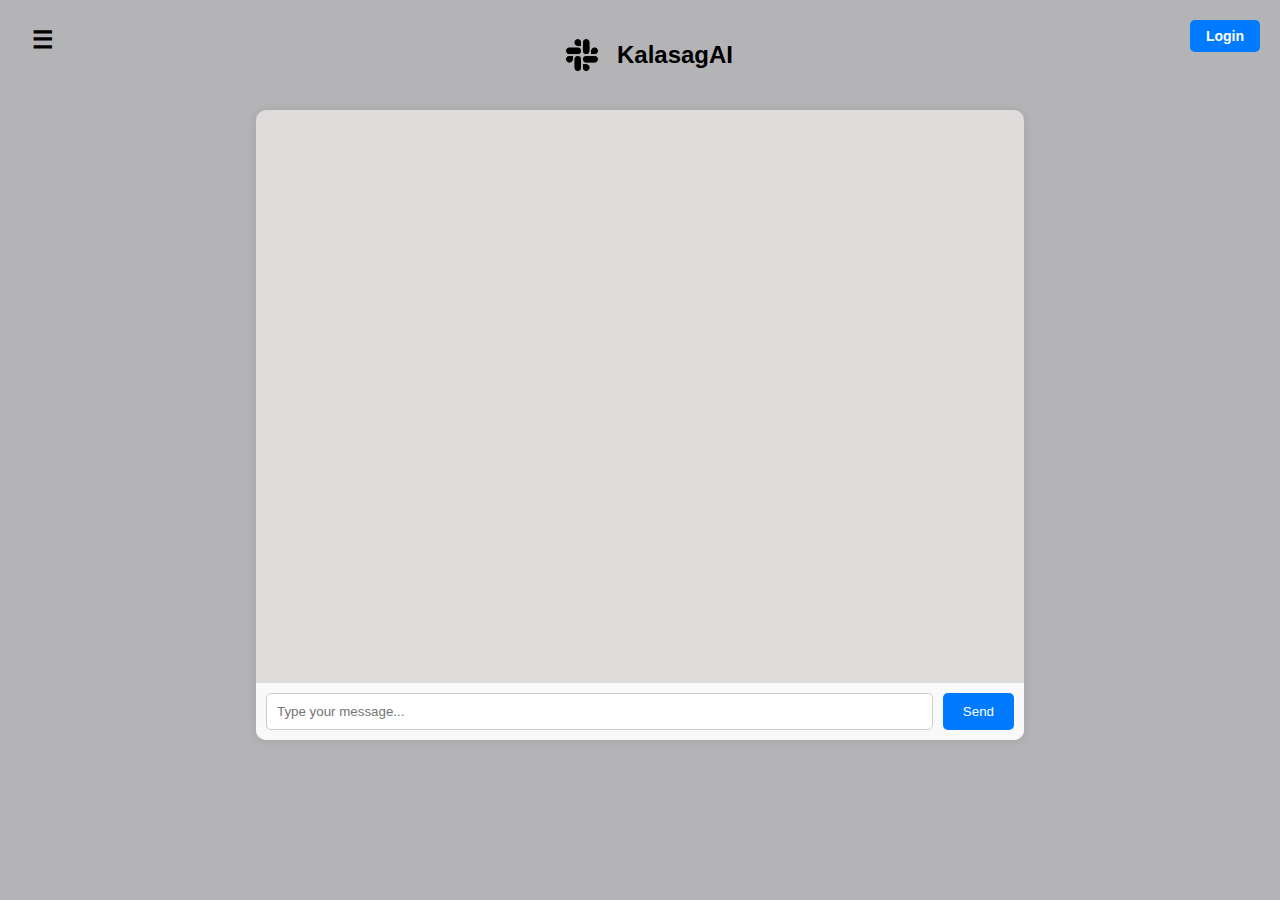
<file: FreshWebsite/FreshWebsite/index.html>
<!DOCTYPE html>
<html lang="en">
<head>
    <meta charset="UTF-8" />
    <meta name="viewport" content="width=device-width, initial-scale=1.0" />
    <title>Simple Page</title>
    <link rel="stylesheet" href="style.css" />
</head>
<body>
    <div class="container" id="logo">
        <img src="slacknew.png" alt="Logo" />
        <h1 style="display: inline-block;">KalasagAI</h1>
    </div>   

    <div class="login-wrapper">
        <a href="login.html" id="login">Login</a>
    </div>  
    
    <!-- Hamburger Menu -->
    <div class="menu-icon" onclick="toggleAboutMenu()">☰</div>
    <div id="aboutMenu" class="about-menu">
        <ul>
        <li><a href="#featuresModal">Features</a></li>
        <li><a href="#overviewModal">Overview</a></li>
        <li><a href="#chatbotModal">Our Chatbot</a></li>
        <li><a href="#developersModal">Developers</a></li>
        </ul>
    </div>

    <div class="chat-container"> 
        <div class="chat-messages">
            <!-- Messages will appear here -->
        </div>
        <div class="chat-input">
            <input type="text" id="userInput" placeholder="Type your message..." />
            <button id="sendBtn">Send</button>

        </div>
    </div>


        <!-- FEATURES MODAL -->
    <div id="featuresModal" class="modal">
    <div class="modal-content">
        <a href="#" class="close">&times;</a>
        <h2>Features</h2>
        <ul>
        <li>Explain Phishing Terms</li>
        <li>Generate Steps for Action</li>
        <li>Instant 24/7 Help</li>
        </ul>
    </div>
    </div>

    <!-- OVERVIEW MODAL -->
    <div id="overviewModal" class="modal">
    <div class="modal-content">
        <a href="#" class="close">&times;</a>
        <h2>Overview</h2>
        <p>On progress</p>
    </div>
    </div>

    <!-- CHATBOT MODAL -->
    <div id="chatbotModal" class="modal">
    <div class="modal-content">
        <a href="#" class="close">&times;</a>
        <h2>Our Chatbot</h2>
        <p>KasalagAI”</p>
    </div>
    </div>

    <!-- DEVELOPERS MODAL -->
    <div id="developersModal" class="modal">
    <div class="modal-content">
        <a href="#" class="close">&times;</a>
        <h2 style="text-align: center;">Developers</h2>
        <p style="text-align: center;">Explore the API and integrate KalasagAI into your applications.</p>
        <div class="developers-container">
        <!-- Developer Cards -->
        <div class="developer-card">
            <img src="daniel.png" alt="De Guia, John Daniel" />
            <p><strong>De Guia, John Daniel</strong><br>Project Manager/Lead Developer</p>
        </div>
        <div class="developer-card">
            <img src="cedrick.png" alt="Chan, Cedrick Angelo" />
            <p><strong>Chan, Cedrick Angelo</strong><br>Frontend Developer/QA</p>
        </div>
        <div class="developer-card">
            <img src="roman.png" alt="Rueven, Roman" />
            <p><strong>Rueven, Roman</strong><br>Database Developer</p>
        </div>
        <div class="developer-card">
            <img src="patricia.png" alt="Navarro, Patricia" />
            <p><strong>Navarro, Patricia</strong><br>Researcher/QA</p>
        </div>
        <div class="developer-card">
            <img src="msmarilyn.png" alt="Ms. Marilyn Sanchez" />
            <p><strong>Ms. Marilyn Sanchez</strong><br>Group Adviser</p>
        </div>
        </div>
    </div>
    </div>


    <script>
        const sendBtn = document.getElementById("sendBtn");
        const userInput = document.getElementById("userInput");
        const chatMessages = document.querySelector(".chat-messages");
    
        sendBtn.addEventListener("click", async () => {
            const message = userInput.value.trim();
            if (!message) return;
    
            //Show users message
            appendMessage("You", message);
            userInput.value = "";
    
            try {
                const res = await fetch("http://localhost:5005/webhooks/rest/webhook", {
                    method: "POST",
                    headers: { "Content-Type": "application/json" },
                    body: JSON.stringify({ sender: "user123", message: message }),
                });
                const data = await res.json();
                data.forEach(msg => appendMessage("Kalasag", msg.text));
            } catch {
                appendMessage("Kalasag", "⚠️ Sorry, I couldn’t connect to the server.");
            }
        });

        userInput.addEventListener("keydown", (event) => {
            if (event.key === "Enter") {
                sendBtn.click();
            }
        });

    
        function appendMessage(sender, text) {
            const msgDiv = document.createElement("div");
            msgDiv.className = sender === "You" ? "user-message" : "bot-message";
            msgDiv.innerHTML = `<strong>${sender}:</strong> ${text}`;
            chatMessages.appendChild(msgDiv);
            chatMessages.scrollTop = chatMessages.scrollHeight;
        }
    </script>
    

    <script>
        function toggleAboutMenu() {
            const menu = document.getElementById("aboutMenu");
            if (menu.style.left === "0px") {
                menu.style.left = "-300px";
            } else {
                menu.style.left = "0px";
            }
        }
        </script>
        
        
    <script>
  // Close modal if clicked outside the modal-content
  window.addEventListener('click', function (event) {
    const modals = document.querySelectorAll('.modal');
    modals.forEach(modal => {
      if (event.target === modal) {
        window.location.hash = ''; // Clear the hash to hide modal
      }
    });
  });
</script>    

</body>
</html>
</file>
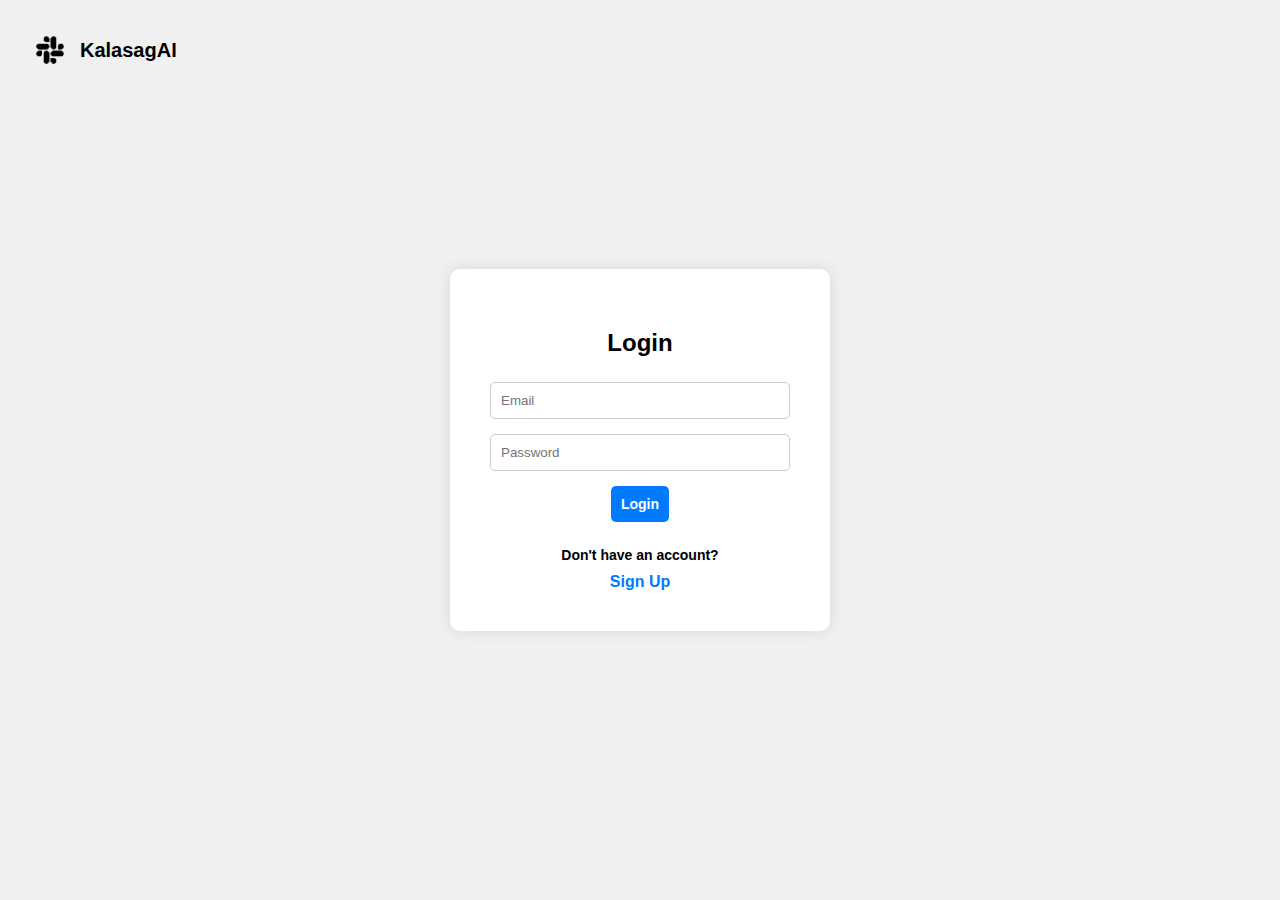
<file: FreshWebsite/FreshWebsite/login.html>
<!DOCTYPE html>
<html lang="en">
<head>
  <meta charset="UTF-8" />
  <meta name="viewport" content="width=device-width, initial-scale=1.0"/>
  <title>Login</title>
  <link rel="stylesheet" href="login.css" />
</head>
<body>

  <div id="logo">
    <a href="index.html">
      <img src="slacknew.png" alt="Logo" />
      <h1>KalasagAI</h1>
    </a>
  </div>

  <div id="loginContainer">
    <h2>Login</h2>
    
    <form onsubmit="loginUser(event)" class="formWrapper">
      <input type="email" name="email" placeholder="Email" required />
      <input type="password" name="password" placeholder="Password" required />
      <button type="submit" id="login">Login</button>
    </form>

    <div id="signupContainer">
      <h2>Don't have an account?</h2>
      <a href="signup.html">Sign Up</a>
    </div>
  </div>

  <!-- only use for demo to proceed to userlogin.html. Remove if linking to actual database -->
  <script>
  function loginUser(event) {
    event.preventDefault(); // prevent form from submitting to server 
    // You can store user info or add basic validation here
    window.location.href = "userlogin.html"; // redirect to user page
  }
</script>

</body>
</html>
</file>
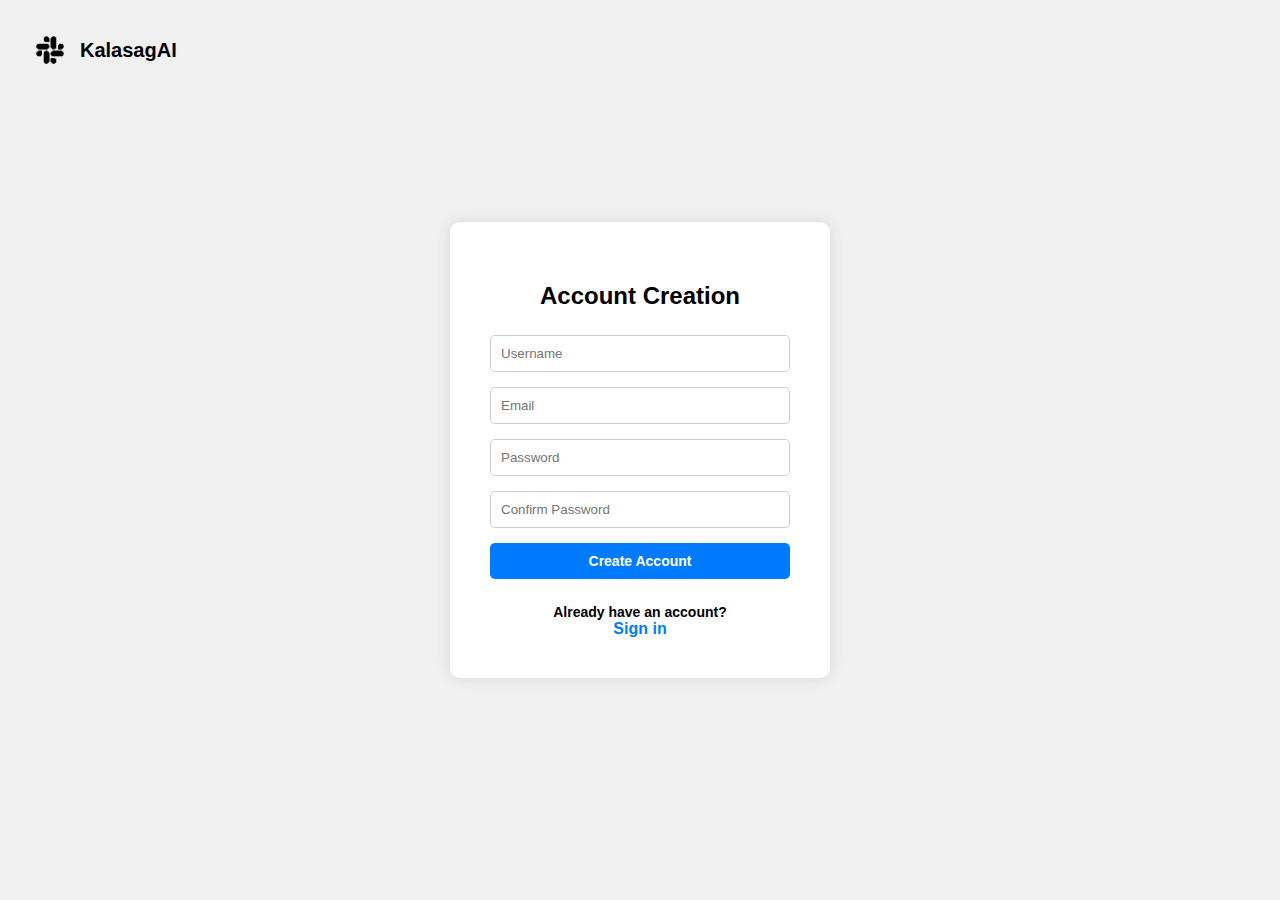
<file: FreshWebsite/FreshWebsite/signup.html>
<!DOCTYPE html>
<html lang="en">
<head>
  <meta charset="UTF-8" />
  <meta name="viewport" content="width=device-width, initial-scale=1.0" />
  <title>Signup</title>
  <link rel="stylesheet" href="signup.css" />
</head>
<body>

  <div id="logo">
    <a href="index.html">
      <img src="slacknew.png" alt="Logo" />
      <h1>KalasagAI</h1>
    </a>
  </div>

  <div class="formWrapper">
    <form id="signupForm" class="formBox" action="signup.php" method="POST">
      <h2>Account Creation</h2>
      
      <input type="text" name="username" placeholder="Username" required />
      <input type="email" name="email" placeholder="Email" required />
      
      <input
        type="password"
        name="password"
        placeholder="Password"
        required
        pattern="(?=.*[A-Z])(?=.*\d)(?=.*[\W_]).{8,}"
        title="Password must be at least 8 characters long, and include 1 uppercase letter, 1 number, and 1 symbol."
      />
      
      <input
        type="password"
        name="confirmPassword"
        placeholder="Confirm Password"
        required
      />
      <span id="confirmError" class="error-message"></span>

      <button type="submit" id="signup">Create Account</button>

      <div class="loginRedirect">
        <h3>Already have an account?</h3>
        <a href="login.html">Sign in</a>
      </div>
    </form>
  </div>

  <script>
    document.getElementById('signupForm').addEventListener('submit', function (e) {
      const password = this.password.value;
      const confirmPassword = this.confirmPassword.value;
      const errorEl = document.getElementById('confirmError');
  
      if (password !== confirmPassword) {
        errorEl.textContent = "Passwords do not match.";
        errorEl.style.display = "block";
        e.preventDefault();
      } else {
        errorEl.textContent = "";
        errorEl.style.display = "none";
      }
    });
  </script>

</body>
</html>
</file>
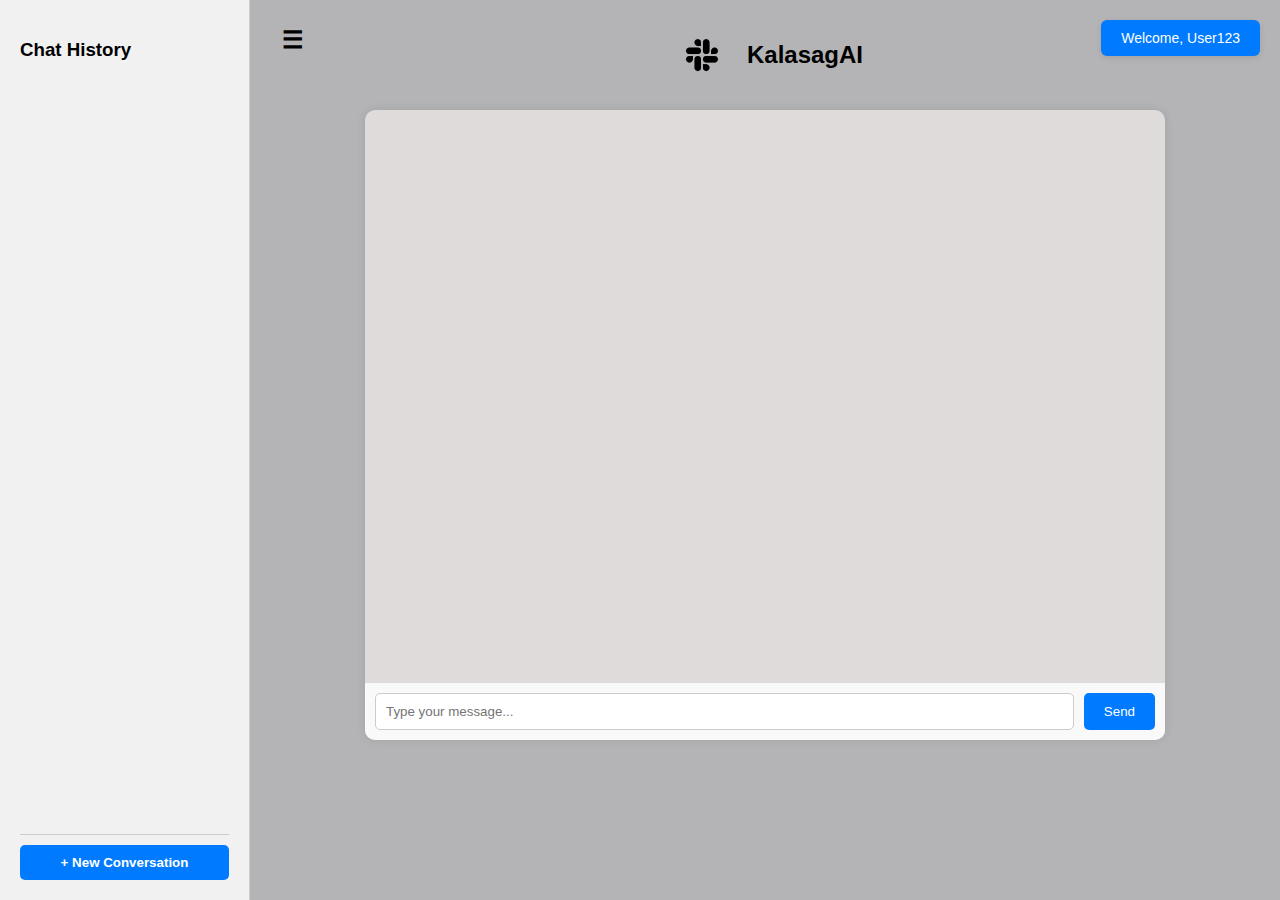
<file: FreshWebsite/FreshWebsite/userlogin.html>
<!DOCTYPE html>
<html lang="en">
<head>
    <meta charset="UTF-8" />
    <meta name="viewport" content="width=device-width, initial-scale=1.0" />
    <title>User Login Page</title>
    <link rel="stylesheet" href="userlogin.css" />
</head>
<body>

    <div class="layout">

        <!-- Chat History Sidebar -->
        <div class="chat-history">
            <h3>Chat History</h3>
            <ul id="conversationList"></ul>
            <div class="add-convo-container">
                <button id="addConvoBtn">+ New Conversation</button>
            </div>
        </div>

        <!-- Main Content -->
        <div class="main-content">
            <!-- Login on top right -->
            <div class="login-wrapper">
                <button id="loginButton">Welcome, User123</button>
            </div>

            <!-- Logo -->
            <div class="container" id="logo">
                <img src="slacknew.png" alt="Logo" />
                <h1 style="display: inline-block;">KalasagAI</h1>
            </div>

            <!-- Hamburger Menu -->
            <div class="menu-icon" onclick="toggleAboutMenu()">☰</div>

            <div id="aboutMenu" class="about-menu">
                <ul>
                <li><a href="#featuresModal">Features</a></li>
                <li><a href="#overviewModal">Overview</a></li>
                <li><a href="#chatbotModal">Our Chatbot</a></li>
                <li><a href="#developersModal">Developers</a></li>
                </ul>
            </div>

            <!-- Chat Area -->
            <div class="chat-container"> 
                <div class="chat-messages">
                    <!-- Messages will appear here -->
                </div>
                <div class="chat-input">
                    <input type="text" id="userInput" placeholder="Type your message..." />
                    <button id="sendBtn">Send</button>
                </div>
            </div>
        </div>
    </div>

    <!-- FEATURES MODAL -->
    <div id="featuresModal" class="modal">
    <div class="modal-content">
        <a href="#" class="close">&times;</a>
        <h2>Features</h2>
        <ul>
        <li>Explain Phishing Terms</li>
        <li>Generate Steps for Action</li>
        <li>Instant 24/7 Help</li>
        </ul>
    </div>
    </div>

    <!-- OVERVIEW MODAL -->
    <div id="overviewModal" class="modal">
    <div class="modal-content">
        <a href="#" class="close">&times;</a>
        <h2>Overview</h2>
        <p>On progress</p>
    </div>
    </div>

    <!-- CHATBOT MODAL -->
    <div id="chatbotModal" class="modal">
    <div class="modal-content">
        <a href="#" class="close">&times;</a>
        <h2>Our Chatbot</h2>
        <p>KasalagAI”</p>
    </div>
    </div>

    <!-- DEVELOPERS MODAL -->
    <div id="developersModal" class="modal">
    <div class="modal-content">
        <a href="#" class="close">&times;</a>
        <h2 style="text-align: center;">Developers</h2>
        <p style="text-align: center;">Explore the API and integrate KalasagAI into your applications.</p>
        <div class="developers-container">
        <!-- Developer Cards -->
        <div class="developer-card">
            <img src="daniel.png" alt="De Guia, John Daniel" />
            <p><strong>De Guia, John Daniel</strong><br>Project Manager/Lead Developer</p>
        </div>
        <div class="developer-card">
            <img src="cedrick.png" alt="Chan, Cedrick Angelo" />
            <p><strong>Chan, Cedrick Angelo</strong><br>Frontend Developer/QA</p>
        </div>
        <div class="developer-card">
            <img src="roman.png" alt="Rueven, Roman" />
            <p><strong>Rueven, Roman</strong><br>Database Developer</p>
        </div>
        <div class="developer-card">
            <img src="patricia.png" alt="Navarro, Patricia" />
            <p><strong>Navarro, Patricia</strong><br>Researcher/QA</p>
        </div>
        <div class="developer-card">
            <img src="msmarilyn.png" alt="Ms. Marilyn Sanchez" />
            <p><strong>Ms. Marilyn Sanchez</strong><br>Group Adviser</p>
        </div>
        </div>
    </div>
    </div>

    <!-- Dropdown -->
    <div id="loginDropdown" class="login-dropdown">
        <ul>
            <li id="logoutOption">Logout</li>
        </ul>
    </div>


    <!-- Logout Modal -->
    <div id="logoutModal" class="modal">
    <div class="modal-content">
        <h3>Are you sure you want to logout?</h3>
        <div style="display: flex; justify-content: flex-end; gap: 10px; margin-top: 20px;">
        <button id="cancelLogout">Cancel</button>
        <button id="confirmLogout">Logout</button>
        </div>
    </div>
    </div>



    <!-- Scripts -->
    <script>
    // Chat logic
    const sendBtn = document.getElementById("sendBtn");
    const userInput = document.getElementById("userInput");
    const chatMessages = document.querySelector(".chat-messages");
    const addConvoBtn = document.getElementById("addConvoBtn");
    const conversationList = document.getElementById("conversationList");

    sendBtn.addEventListener("click", async () => {
        const message = userInput.value.trim();
        if (!message) return;

        appendMessage("You", message);
        userInput.value = "";

            try {
            const res = await fetch("http://localhost:5005/webhooks/rest/webhook", {
                method: "POST",
                headers: { "Content-Type": "application/json" },
                body: JSON.stringify({ sender: "user123", message: message }),
            });
            const data = await res.json();
            data.forEach(msg => appendMessage("Kalasag", msg.text));
        } catch {
            appendMessage("Kalasag", "⚠️ Sorry, I couldn’t connect to the server.");
        }
    });

    userInput.addEventListener("keydown", (event) => {
        if (event.key === "Enter") sendBtn.click();
    });

    function appendMessage(sender, text) {
        const msgDiv = document.createElement("div");
        msgDiv.className = sender === "You" ? "user-message" : "bot-message";
        msgDiv.innerHTML = `<strong>${sender}:</strong> ${text}`;
        chatMessages.appendChild(msgDiv);
        chatMessages.scrollTop = chatMessages.scrollHeight;
    }

    addConvoBtn.addEventListener("click", () => {
    const index = conversationList.children.length + 1;
    const newConvo = document.createElement("li");
    newConvo.textContent = `Conversation ${index}`;
    newConvo.classList.add("conversation-item");

    newConvo.addEventListener("click", () => {
        resetChat();
        setActiveConversation(newConvo);
    });

    conversationList.appendChild(newConvo);
    resetChat(); // optional: auto-reset when created
    setActiveConversation(newConvo);
    });

    // Hamburger menu
    function toggleAboutMenu() {
        const menu = document.getElementById("aboutMenu");
        menu.style.display = menu.style.display === "block" ? "none" : "block";
    }

    document.addEventListener("click", function (event) {
        const menu = document.getElementById("aboutMenu");
        const icon = document.querySelector(".menu-icon");
        if (!menu.contains(event.target) && !icon.contains(event.target)) {
            menu.style.display = "none";
        }
    });

    // Login dropdown + logout modal
    const loginBtn = document.getElementById("loginButton");
    const loginDropdown = document.getElementById("loginDropdown");
    const logoutOption = document.getElementById("logoutOption");
    const logoutModal = document.getElementById("logoutModal");
    const cancelLogout = document.getElementById("cancelLogout");
    const confirmLogout = document.getElementById("confirmLogout");

    loginBtn.addEventListener("click", (e) => {
        e.stopPropagation(); // prevent it from closing immediately
        loginDropdown.style.display = 
            loginDropdown.style.display === "block" ? "none" : "block";
    });

    logoutOption.addEventListener("click", () => {
        loginDropdown.style.display = "none";
        logoutModal.style.display = "flex";
    });

    cancelLogout.addEventListener("click", () => {
        logoutModal.style.display = "none";
    });

    confirmLogout.addEventListener("click", () => {
        window.location.href = "login.html"; // simulate logout
    });

    document.addEventListener("click", (e) => {
        if (
            !loginBtn.contains(e.target) &&
            !loginDropdown.contains(e.target)
        ) {
            loginDropdown.style.display = "none";
        }
    });

    // Close modals when clicking outside
    window.addEventListener("click", function (event) {
        const modals = document.querySelectorAll(".modal");
        modals.forEach((modal) => {
            if (event.target === modal) {
                modal.style.display = "none";
            }
        });
    });

    function resetChat() {
        chatMessages.innerHTML = "";
        userInput.value = "";
    }

    function setActiveConversation(selectedItem) {
        const allItems = conversationList.querySelectorAll("li");
        allItems.forEach(item => item.classList.remove("active-convo"));
        selectedItem.classList.add("active-convo");
    }

</script>




</body>
</html>
</file>
<file: FreshWebsite/FreshWebsite/style.css>
body {
    margin: 0;
    padding: 0;
    background-color: #b4b4b6; /* Light grey */
    font-family: Arial, sans-serif;
    display: flex;
    flex-direction: column;
    align-items: center;
}

#logo {
    display: flex;
    align-items: center;
    padding: 20px;
    color: #000;
}

#logo img {
    width: 70px;
    height: 70px;
    margin-right: 0;
}

#logo h1 {
    font-size: 24px;
    margin-left: 0;
}

.chat-container {
    width: 60%;
    max-width: 800px;
    background-color: rgb(223, 219, 219);
    border-radius: 10px;
    box-shadow: 0 0 10px rgba(0, 0, 0, 0.1);
    display: flex;
    flex-direction: column;
    height: 70vh;
    overflow: hidden;
    margin-bottom: 40px;
}

.chat-messages {
    flex: 1;
    padding: 20px;
    overflow-y: auto;
}

.chat-input {
    display: flex;
    border-top: 1px solid #ddd;
    padding: 10px;
    background-color: #f9f9f9;
}

.chat-input input {
    flex: 1;
    padding: 10px;
    border: 1px solid #ccc;
    border-radius: 5px;
    margin-right: 10px;
}

.chat-input button {
    padding: 10px 20px;
    background-color: #007bff;
    color: white;
    border: none;
    border-radius: 5px;
    cursor: pointer;
}

.chat-input button:hover {
    background-color: #0056b3;
}

.login-wrapper {
    position: absolute;
    top: 20px;
    right: 20px;
}

#login {
    padding: 8px 16px;
    background-color: #007bff;
    color: white;
    text-decoration: none;
    border-radius: 5px;
    font-size: 14px;
    font-weight: bold;
    display: inline-block;
}

#login:hover {
    background-color: #0056b3;
}


#aboutMenu ul {
    list-style: none;
    margin-top: 50px;
    padding-left: 0;
}

#aboutMenu ul li {
    margin: 15px 0;
}

#aboutMenu ul li a {
    display: block;
    padding: 12px 16px;
    background-color: #f0f0f0;
    color: #333;
    border-radius: 8px;
    text-decoration: none;
    font-weight: 500;
    transition: background-color 0.2s ease, transform 0.2s ease;
}

#aboutMenu ul li a:hover {
    background-color: #007bff;
    color: black;
    transform: translateX(5px);
}

.menu-icon {
    position: absolute;
    top: 20px;
    left: 20px;
    font-size: 24px;
    cursor: pointer;
    padding: 6px 12px;
    background-color: transparent;
    color: rgb(0, 0, 0);
    border-radius: 5px;
    font-weight: bold;
    z-index: 1001;
}

.about-menu {
    position: fixed;
    top: 0;
    left: -300px;
    width: 250px;
    height: 100%;
    background-color: #ffffff;
    box-shadow: 2px 0 5px rgba(0,0,0,0.2);
    transition: left 0.3s ease;
    padding: 20px;
    z-index: 1000;
}

.user-message {
    background-color: #e6f0ff;
    padding: 10px;
    border-radius: 10px;
    margin-bottom: 10px;
    align-self: flex-end;
    max-width: 70%;
    margin-left: auto;
}

.bot-message {
    background-color: #f2f2f2;
    padding: 10px;
    border-radius: 10px;
    margin-bottom: 10px;
    align-self: flex-start;
    max-width: 70%;
    margin-right: auto;
}


/* base modal hidden */
.modal {
  display: none;
  position: fixed;
  inset: 0;                         /* top/right/bottom/left = 0 */
  background: rgba(0, 0, 0, 0.6);
  justify-content: center;
  align-items: center;
  z-index: 2000;
  padding: 1rem;
}

/* when linked via hash, show it */
.modal:target {
  display: flex;
}

/* the white box */
.modal-content {
  background: #fff;
  border-radius: 8px;
  max-width: 600px;
  width: 100%;
  padding: 1.5rem;
  position: relative;
  overflow-y: auto;
  max-height: 90vh;
}

/* close “×” in top-right */
.modal-content .close {
  position: absolute;
  top: 0.5rem;
  right: 0.75rem;
  text-decoration: none;
  font-size: 1.5rem;
  color: #333;
}

.developers-container {
  display: flex;
  flex-wrap: wrap;
  justify-content: center;
  gap: 20px;
  margin-top: 20px;
}

.developer-card {
  width: 120px;
  text-align: center;
  font-size: 13px;
}

.developer-card img {
  width: 80px;
  height: 80px;
  object-fit: cover;
  border-radius: 50%;
  margin-bottom: 8px;
}
</file>
<file: FreshWebsite/FreshWebsite/login.css>
body {
    margin: 0;
    padding: 0;
    background-color: #f0f0f0;
    font-family: Arial, sans-serif;
    display: flex;
    justify-content: center;
    align-items: center;
    height: 100vh;
}

#loginContainer {
    background-color: white;
    padding: 40px;
    border-radius: 10px;
    box-shadow: 0 0 15px rgba(0, 0, 0, 0.1);
    width: 300px;
    display: flex;
    flex-direction: column;
    align-items: stretch; 
    gap: 15px; 
}

#loginContainer h2 {
    text-align: center;
    margin-bottom: 10px;
}

#loginContainer input {
    width: 100%;
    padding: 10px;
    box-sizing: border-box;
    border: 1px solid #ccc;
    border-radius: 5px;
}

#login {
    text-align: center;
    padding: 10px;
    background-color: #007bff;
    color: white;
    text-decoration: none;
    border-radius: 5px;
    font-size: 14px;
    font-weight: bold;
    display: block;
    border: none;
    cursor: pointer;
}

#login:hover {
    background-color: #0056b3;
}

#logo {
    position: absolute;
    top: 20px;
    left: 20px;
    display: flex;
    align-items: center;
    z-index: 100;
}

#logo a {
    display: flex;
    align-items: center;
    text-decoration: none; 
    color: inherit; 
}

#logo img {
    width: 60px;
    height: 60px;
    margin-right: 0px;
}

#logo h1 {
    font-size: 20px;
    margin: 0;
}

.formWrapper {
    display: flex;
    flex-direction: column;
    align-items: center;
    gap: 15px;
}

#signupContainer {
    text-align: center;
}

#signupContainer h2 {
    font-size: 14px;
    margin: 10px;
}

#signupContainer a {
    color: #007bff;
    text-decoration: none;
    font-weight: bold;
}

#signupContainer a:hover {
    text-decoration: underline;
    color: #0056b3;
}
</file>
<file: FreshWebsite/FreshWebsite/signup.css>
body {
    margin: 0;
    padding: 0;
    background-color: #f0f0f0;
    font-family: Arial, sans-serif;
    display: flex;
    justify-content: center;
    align-items: center;
    height: 100vh;
}

.formWrapper {
    display: flex;
    flex-direction: column;
    align-items: center;
    gap: 15px;
}

.formBox {
    background-color: white;
    padding: 40px;
    border-radius: 10px;
    box-shadow: 0 0 15px rgba(0, 0, 0, 0.1);
    width: 300px;
    display: flex;
    flex-direction: column;
    align-items: stretch;
    gap: 15px;
    text-align: center;
}

.formBox h2 {
    margin-bottom: 10px;
}

.formBox input {
    width: 100%;
    padding: 10px;
    box-sizing: border-box;
    border: 1px solid #ccc;
    border-radius: 5px;
}

#signup {
    padding: 10px;
    background-color: #007bff;
    color: white;
    border: none;
    border-radius: 5px;
    font-size: 14px;
    font-weight: bold;
    cursor: pointer;
}

#signup:hover {
    background-color: #0056b3;
}

.loginRedirect h3 {
    font-size: 14px;
    margin: 10px 0 0;
}

.loginRedirect a {
    color: #007bff;
    text-decoration: none;
    font-weight: bold;
}

.loginRedirect a:hover {
    text-decoration: underline;
    color: #0056b3;
}

#logo {
    position: absolute;
    top: 20px;
    left: 20px;
    display: flex;
    align-items: center;
    z-index: 100;
}

#logo a {
    display: flex;
    align-items: center;
    text-decoration: none; 
    color: inherit; 
}

#logo img {
    width: 60px;
    height: 60px;
    margin-right: 0px;
}

#logo h1 {
    font-size: 20px;
    margin: 0;
}

.error-message {
    color: red;
    font-size: 12px;
    margin-top: -10px;
    margin-bottom: 5px;
    display: none;
    text-align: left;
  }
</file>
<file: FreshWebsite/FreshWebsite/userlogin.css>
body {
    margin: 0;
    padding: 0;
    background-color: #b4b4b6;
    font-family: Arial, sans-serif;
}

/* Layout wrapper */
.layout {
    display: flex;
    height: 100vh;
    overflow: hidden;
}

/* Sidebar */
.chat-history {
    display: flex;
    flex-direction: column;
    justify-content: space-between; /* pushes button to the bottom */
    height: 100vh;
    width: 250px;
    min-width: 200px;
    background-color: #f1f1f1;
    padding: 20px;
    box-sizing: border-box;
    border-right: 1px solid #ccc;
    overflow-y: auto;
}

.chat-history ul {
    flex: 1;
    overflow-y: auto;
    padding: 0;
    margin: 0;
    list-style: none;
}

.add-convo-container {
    padding-top: 10px;
    border-top: 1px solid #ccc;
    margin-top: 10px;
}

#addConvoBtn {
    width: 100%;
    padding: 10px;
    background-color: #007bff;
    color: white;
    border: none;
    border-radius: 5px;
    cursor: pointer;
    font-weight: bold;
}

#addConvoBtn:hover {
    background-color: #0056b3;
}


/* Main content area */
.main-content {
    flex: 1;
    display: flex;
    flex-direction: column;
    align-items: center;
    padding: 20px;
    box-sizing: border-box;
    overflow-y: auto;
    position: relative;
}

.login-wrapper {
    position: absolute;
    top: 20px;
    right: 20px;
}

#logo {
    display: flex;
    align-items: center;
    margin-bottom: 20px;
}

#logo img {
    width: 70px;
    height: 70px;
    margin-right: 10px;
}

#logo h1 {
    font-size: 24px;
    margin: 0;
}

.chat-container {
    width: 100%;
    max-width: 800px;
    background-color: rgb(223, 219, 219);
    border-radius: 10px;
    box-shadow: 0 0 10px rgba(0, 0, 0, 0.1);
    display: flex;
    flex-direction: column;
    height: 70vh;
    overflow: hidden;
}

.chat-messages {
    flex: 1;
    padding: 20px;
    overflow-y: auto;
}

.chat-input {
    display: flex;
    border-top: 1px solid #ddd;
    padding: 10px;
    background-color: #f9f9f9;
}

.chat-input input {
    flex: 1;
    padding: 10px;
    border: 1px solid #ccc;
    border-radius: 5px;
    margin-right: 10px;
}

.chat-input button {
    padding: 10px 20px;
    background-color: #007bff;
    color: white;
    border: none;
    border-radius: 5px;
    cursor: pointer;
}

.chat-input button:hover {
    background-color: #0056b3;
}

.user-message {
    background-color: #e6f0ff;
    padding: 10px;
    border-radius: 10px;
    margin-bottom: 10px;
    align-self: flex-end;
    max-width: 70%;
    margin-left: auto;
}

.bot-message {
    background-color: #f2f2f2;
    padding: 10px;
    border-radius: 10px;
    margin-bottom: 10px;
    align-self: flex-start;
    max-width: 70%;
    margin-right: auto;
}

.menu-icon {
    position: absolute;
    top: 20px;
    left: 20px;
    font-size: 24px;
    cursor: pointer;
    padding: 6px 12px;
    background-color: transparent;
    color: rgb(0, 0, 0);
    border-radius: 5px;
    font-weight: bold;
    z-index: 1001;
}

.dropdown-menu {
    display: none;
    position: absolute;
    top: 60px; /* Adjust relative to .menu-icon */
    left: 20px;
    background-color: #fff;
    border: 1px solid #ccc;
    border-radius: 8px;
    box-shadow: 0 2px 8px rgba(0,0,0,0.15);
    z-index: 1000;
}

.about-menu {
    display: none;
    position: absolute;
    top: 60px; /* adjust if needed */
    left: 20px;
    width: 180px;
    background-color: #ffffff;
    border: 1px solid #ccc;
    border-radius: 8px;
    box-shadow: 0 2px 10px rgba(0,0,0,0.1);
    z-index: 999;
}

.about-menu ul {
    list-style: none;
    margin: 0;
    padding: 0;
}

.about-menu li a {
    display: block;
    padding: 12px 16px;
    color: #333;
    text-decoration: none;
    transition: background-color 0.2s ease;
}

.about-menu li a:hover {
    background-color: #f0f0f0;
}

/* base modal hidden */
.modal {
  display: none;
  position: fixed;
  inset: 0;                         /* top/right/bottom/left = 0 */
  background: rgba(0, 0, 0, 0.6);
  justify-content: center;
  align-items: center;
  z-index: 2000;
  padding: 1rem;
}

/* when linked via hash, show it */
.modal:target {
  display: flex;
}

/* the white box */
.modal-content {
  background: #fff;
  border-radius: 8px;
  max-width: 600px;
  width: 100%;
  padding: 1.5rem;
  position: relative;
  overflow-y: auto;
  max-height: 90vh;
}

/* close “×” in top-right */
.modal-content .close {
  position: absolute;
  top: 0.5rem;
  right: 0.75rem;
  text-decoration: none;
  font-size: 1.5rem;
  color: #333;
}

.developers-container {
  display: flex;
  flex-wrap: wrap;
  justify-content: center;
  gap: 20px;
  margin-top: 20px;
}

.developer-card {
  width: 120px;
  text-align: center;
  font-size: 13px;
}

.developer-card img {
  width: 80px;
  height: 80px;
  object-fit: cover;
  border-radius: 50%;
  margin-bottom: 8px;
}

#loginButton {
    padding: 10px 20px;
    background-color: #007bff;
    color: white;
    font-size: 14px;
    border: none;
    border-radius: 6px;
    cursor: pointer;
    box-shadow: 0 2px 6px rgba(0, 0, 0, 0.1);
    transition: background-color 0.3s ease, transform 0.2s ease;
}

#loginButton:hover {
    background-color: #044181;
    transform: translateY(-1px);
}

#logoutModal .modal-content button {
  padding: 8px 16px;
  border: none;
  border-radius: 5px;
  cursor: pointer;
  font-weight: bold;
}

#logoutModal #cancelLogout {
  background-color: #ccc;
}

#logoutModal #cancelLogout:hover {
  background-color: #aaa;
}

#logoutModal #confirmLogout {
  background-color: #d9534f;
  color: white;
}

#logoutModal #confirmLogout:hover {
  background-color: #c9302c;
}

.login-dropdown {
    display: none;
    position: absolute;
    top: 50px;
    right: 20px;
    background-color: #fff;
    border: 1px solid #ccc;
    border-radius: 6px;
    box-shadow: 0 2px 8px rgba(0, 0, 0, 0.1);
    z-index: 1000;
}

.login-dropdown ul {
    list-style: none;
    margin: 0;
    padding: 0;
}

.login-dropdown ul li {
    padding: 10px 20px;
    cursor: pointer;
    white-space: nowrap;
}

.login-dropdown ul li:hover {
    background-color: #f5f5f5;
}

.conversation-item {
    cursor: pointer;
    padding: 8px 12px;
    border-radius: 4px;
    margin-bottom: 5px;
    transition: background-color 0.2s ease;
}

.conversation-item:hover {
    background-color: #e0e0e0;
}

.active-convo {
    background-color: #007bff;
    color: white;
    font-weight: bold;
}


/* Responsive behavior */
@media screen and (max-width: 768px) {
    .layout {
        flex-direction: column;
    }

    .chat-history {
        width: 100%;
        border-right: none;
        border-bottom: 1px solid #ccc;
    }

    .main-content {
        padding: 10px;
    }

    .chat-container {
        height: auto;
    }

    .login-wrapper {
        position: static;
        align-self: flex-end;
        margin: 10px 0;
    }
}
</file>
